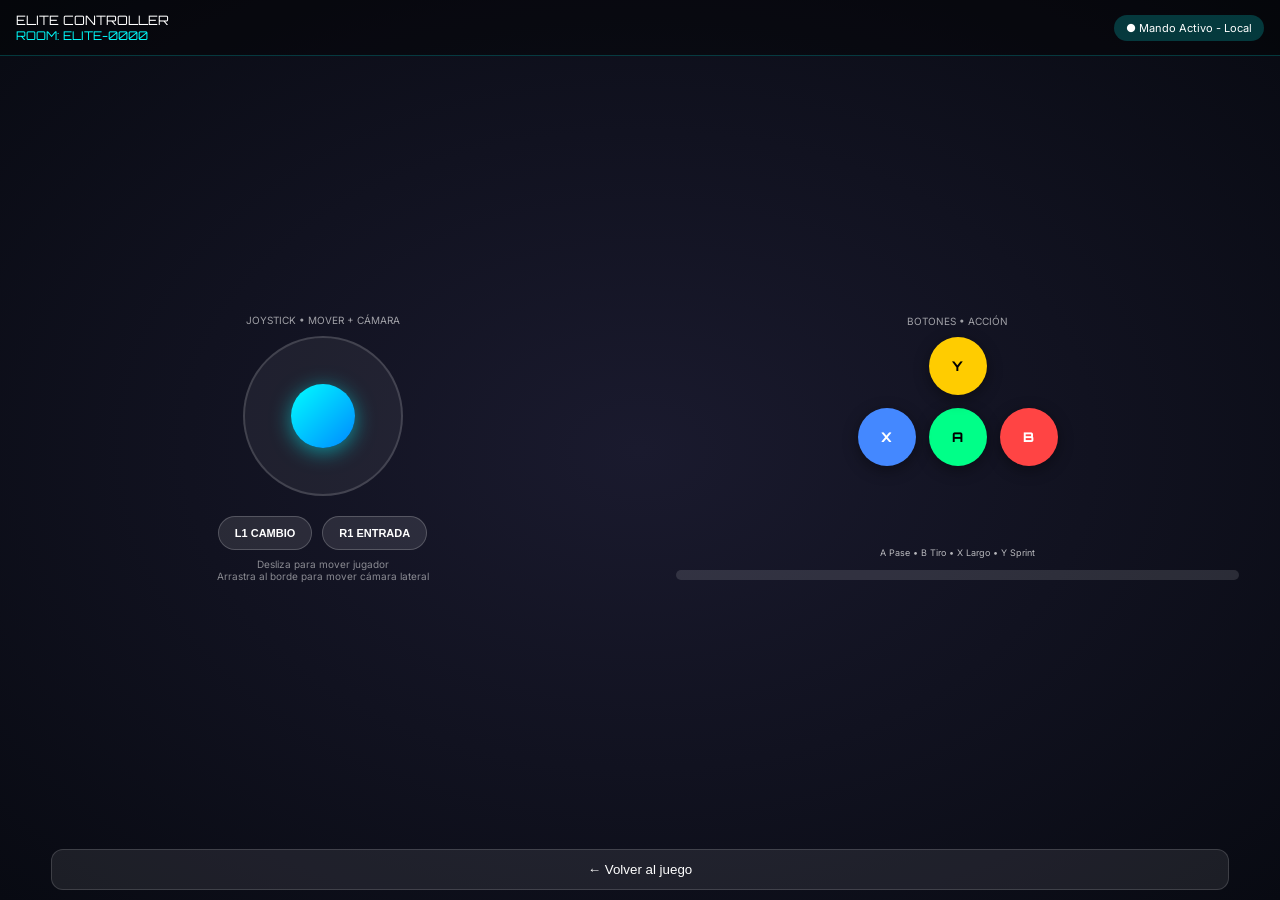
<file: controller.html>
<!DOCTYPE html>
<html lang="es">
<head>
<meta charset="UTF-8">
<meta name="viewport" content="width=device-width, initial-scale=1.0, user-scalable=no">
<title>ELITE CONTROLLER</title>
<link href="https://fonts.googleapis.com/css2?family=Orbitron:wght@600;800&family=Inter:wght@400;600&display=swap" rel="stylesheet">
<style>
*{margin:0;padding:0;box-sizing:border-box;touch-action:none}
body{background:radial-gradient(ellipse,#1a1a2e,#080a12);color:#fff;font-family:'Inter',sans-serif;overflow:hidden;height:100vh;display:flex;flex-direction:column}
.header{display:flex;justify-content:space-between;align-items:center;padding:12px 16px;background:rgba(0,0,0,0.4);border-bottom:1px solid rgba(0,255,255,0.2)}
.logo{font-family:'Orbitron';font-size:13px}
.room{font-family:'Orbitron';color:#00ffff;font-size:12px}
.status{font-size:11px;padding:6px 12px;background:rgba(0,255,255,0.2);border-radius:20px}
.layout{display:flex;flex:1;align-items:center;justify-content:space-around;gap:10px;padding:10px}
.left{flex:1;display:flex;flex-direction:column;align-items:center}
.joy-area{position:relative;width:160px;height:160px;background:rgba(255,255,255,0.06);border:2px solid rgba(255,255,255,0.15);border-radius:50%;margin:10px}
.joy-stick{position:absolute;width:64px;height:64px;background:linear-gradient(135deg,#00ffff,#0088ff);border-radius:50%;left:50%;top:50%;transform:translate(-50%,-50%);box-shadow:0 4px 20px rgba(0,255,255,0.5)}
.right{flex:1;display:flex;flex-direction:column;align-items:center}
.ctrl-pad{position:relative;width:200px;height:200px;margin:10px}
.btn{position:absolute;width:58px;height:58px;border-radius:50%;border:none;font-weight:800;font-family:'Orbitron';cursor:pointer;display:flex;align-items:center;justify-content:center;box-shadow:0 4px 15px rgba(0,0,0,0.4);transition:transform 0.08s}
.btn:active{transform:scale(0.88)}
.btn.a{background:#00ff88;color:#000;left:50%;top:50%;transform:translate(-50%,-50%)}
.btn.b{background:#ff4444;color:#fff;right:0;top:50%;transform:translateY(-50%)}
.btn.x{background:#4488ff;color:#fff;left:0;top:50%;transform:translateY(-50%)}
.btn.y{background:#ffcc00;color:#000;left:50%;top:0;transform:translateX(-50%)}
.triggers{display:flex;gap:10px;margin-top:10px}
.trig{padding:10px 16px;border-radius:20px;background:rgba(255,255,255,0.1);border:1px solid rgba(255,255,255,0.2);color:#fff;font-size:11px;font-weight:600}
.power{width:90%;height:10px;background:rgba(255,255,255,0.12);border-radius:5px;overflow:hidden;margin-top:12px}
.fill{height:100%;width:0%;background:linear-gradient(90deg,#00ff88,#ffff00,#ff4444);transition:width 0.05s}
.hint{font-size:10px;opacity:0.5;text-align:center;margin-top:8px}
.back{margin:10px;padding:12px;border-radius:12px;background:rgba(255,255,255,0.08);border:1px solid rgba(255,255,255,0.15);color:#fff;width:92%;align-self:center}
</style>
</head>
<body>
<div class="header">
  <div><div class="logo">ELITE CONTROLLER</div><div class="room" id="roomDisplay">ROOM: ----</div></div>
  <div class="status" id="status">● Conectando...</div>
</div>
<div class="layout">
  <div class="left">
    <div style="font-size:10px;opacity:0.6">JOYSTICK • MOVER + CÁMARA</div>
    <div class="joy-area" id="joyArea"><div class="joy-stick" id="joyStick"></div></div>
    <div class="triggers"><button class="trig" id="trigL1">L1 CAMBIO</button><button class="trig" id="trigR1">R1 ENTRADA</button></div>
    <div class="hint">Desliza para mover jugador<br>Arrastra al borde para mover cámara lateral</div>
  </div>
  <div class="right">
    <div style="font-size:10px;opacity:0.6">BOTONES • ACCIÓN</div>
    <div class="ctrl-pad">
      <button class="btn a" data-act="pass">A</button>
      <button class="btn b" data-act="shoot">B</button>
      <button class="btn x" data-act="long">X</button>
      <button class="btn y" data-act="sprint">Y</button>
    </div>
    <div style="font-size:9px;opacity:0.7">A Pase • B Tiro • X Largo • Y Sprint</div>
    <div class="power"><div class="fill" id="powerFill"></div></div>
  </div>
</div>
<button class="back" id="btnBack">← Volver al juego</button>
<script>
const params=new URLSearchParams(location.search);
let ROOM=params.get('room')||localStorage.getItem('elite_room')||'ELITE-0000';
document.getElementById('roomDisplay').textContent='ROOM: '+ROOM;
let input={x:0,y:0,buttons:{pass:false,shoot:false,long:false,sprint:false,change:false,tackle:false},power:0};
const joyArea=document.getElementById('joyArea'), joyStick=document.getElementById('joyStick');
let active=false;
function moveJoy(cx,cy){
  const r=joyArea.getBoundingClientRect();
  let x=cx-r.left-r.width/2, y=cy-r.top-r.height/2;
  const d=Math.sqrt(x*x+y*y), max=55;
  if(d>max){x=x/d*max; y=y/d*max}
  joyStick.style.transform=`translate(calc(-50% + ${x}px), calc(-50% + ${y}px))`;
  input.x=x/max; input.y=y/max;
}
joyArea.addEventListener('touchstart',e=>{active=true; moveJoy(e.touches[0].clientX,e.touches[0].clientY); e.preventDefault()},{passive:false});
joyArea.addEventListener('touchmove',e=>{if(active) moveJoy(e.touches[0].clientX,e.touches[0].clientY); e.preventDefault()},{passive:false});
joyArea.addEventListener('touchend',()=>{active=false; joyStick.style.transform='translate(-50%,-50%)'; input.x=0;input.y=0});
joyArea.addEventListener('mousedown',e=>{active=true; moveJoy(e.clientX,e.clientY)});
window.addEventListener('mousemove',e=>{if(active) moveJoy(e.clientX,e.clientY)});
window.addEventListener('mouseup',()=>{active=false; joyStick.style.transform='translate(-50%,-50%)'; input.x=0;input.y=0});

document.querySelectorAll('.btn').forEach(b=>{
  const act=b.dataset.act;
  const down=()=>{input.buttons[act]=true; if(act==='shoot'){let p=0; const iv=setInterval(()=>{p=Math.min(100,p+5); document.getElementById('powerFill').style.width=p+'%'; input.power=p/100; if(!input.buttons.shoot) clearInterval(iv)},40)} if(navigator.vibrate) navigator.vibrate(20); b.style.transform+=' scale(0.88)'};
  const up=()=>{input.buttons[act]=false; if(act==='shoot'){document.getElementById('powerFill').style.width='0%'; input.power=0} b.style.transform=b.style.transform.replace(' scale(0.88)','')};
  b.addEventListener('touchstart',e=>{down(); e.preventDefault()},{passive:false});
  b.addEventListener('touchend',up);
  b.addEventListener('mousedown',down);
  b.addEventListener('mouseup',up);
});
document.getElementById('trigL1').addEventListener('touchstart',()=>input.buttons.change=true);
document.getElementById('trigL1').addEventListener('touchend',()=>input.buttons.change=false);
document.getElementById('trigR1').addEventListener('touchstart',()=>input.buttons.tackle=true);
document.getElementById('trigR1').addEventListener('touchend',()=>input.buttons.tackle=false);
document.getElementById('trigL1').onmousedown=()=>input.buttons.change=true;
document.getElementById('trigL1').onmouseup=()=>input.buttons.change=false;
document.getElementById('trigR1').onmousedown=()=>input.buttons.tackle=true;
document.getElementById('trigR1').onmouseup=()=>input.buttons.tackle=false;

setInterval(()=>{
  const payload={x:input.x,y:input.y,buttons:input.buttons,power:input.power,t:Date.now()};
  localStorage.setItem('elite_ctrl_'+ROOM, JSON.stringify(payload));
  // Try PeerJS if available (will be added in main page)
  try{if(window.parent && window.parent!==window){window.parent.postMessage({type:'elite_input', payload}, '*')}}catch{}
},50);
document.getElementById('status').textContent='● Mando Activo - Local';
document.getElementById('btnBack').onclick=()=>{location.href=location.href.split('?')[0].replace('controller.html','index.html')};
</script>
</body>
</html>
</file>
